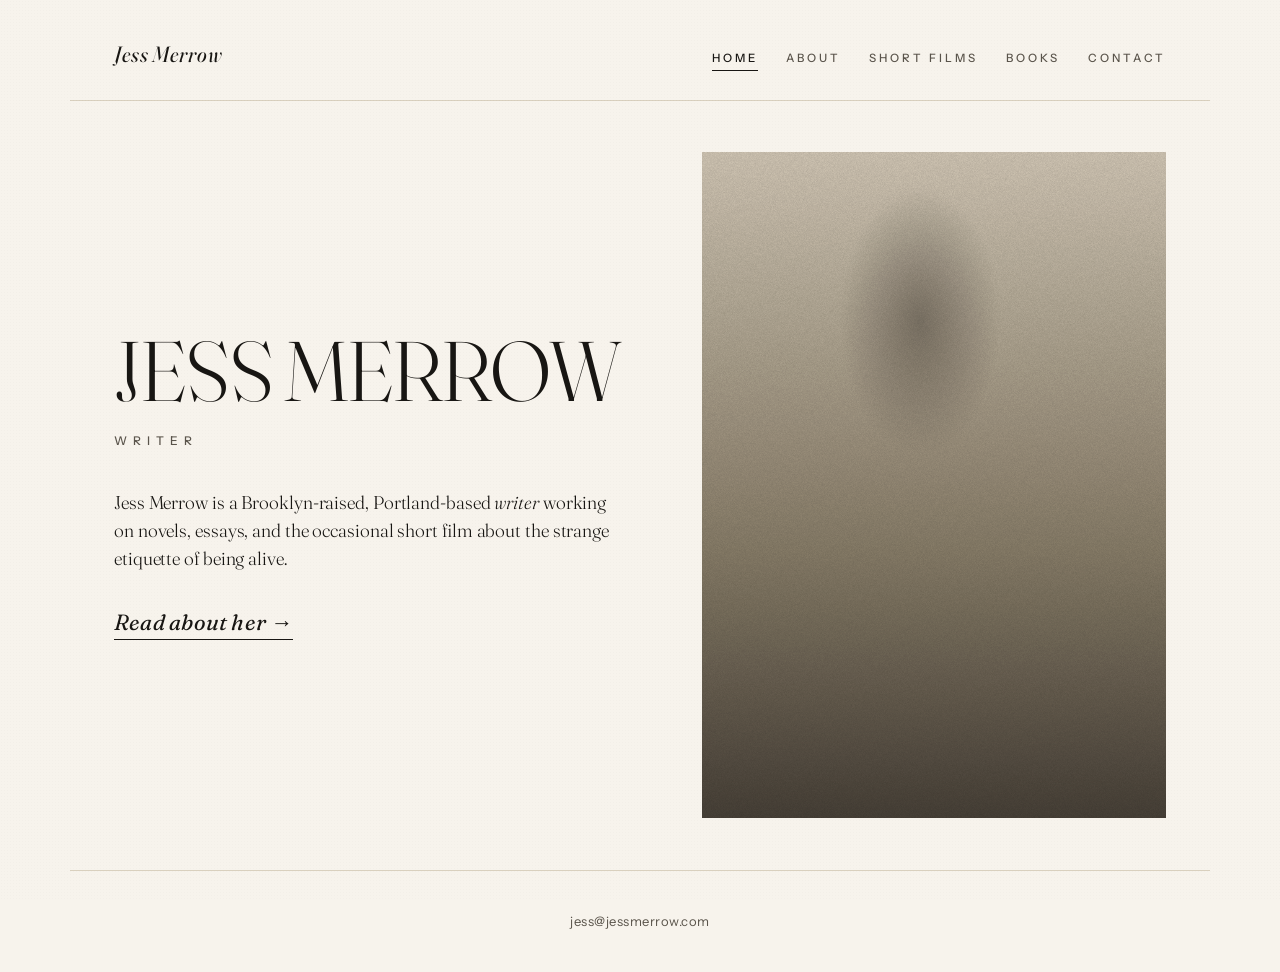
<file: index.html>
<!DOCTYPE html>
<html lang="en">
<head>
  <meta charset="UTF-8">
  <meta name="viewport" content="width=device-width, initial-scale=1.0">

  <!-- EDIT: page title (browser tab) -->
  <title>Jess Merrow — Writer</title>

  <!-- EDIT: short description for search engines -->
  <meta name="description" content="Jess Merrow is a writer based in Portland, Oregon. Novels, essays, and short films.">

  <link rel="preconnect" href="https://fonts.googleapis.com">
  <link rel="preconnect" href="https://fonts.gstatic.com" crossorigin>
  <link href="https://fonts.googleapis.com/css2?family=Fraunces:ital,opsz,wght@0,9..144,300..600;1,9..144,300..600&family=Instrument+Sans:ital,wght@0,400..700;1,400..700&display=swap" rel="stylesheet">

  <link rel="stylesheet" href="styles.css">
</head>
<body>

  <!-- ============ HEADER (same on every page) ============ -->
  <header class="site-header">
    <!-- EDIT: wordmark in top-left -->
    <a class="brand" href="index.html">Jess Merrow</a>
    <nav class="nav">
      <a href="index.html" class="active">Home</a>
      <a href="about.html">About</a>
      <a href="films.html">Short Films</a>
      <a href="books.html">Books</a>
      <a href="contact.html">Contact</a>
    </nav>
  </header>
  <hr class="rule-top">

  <!-- ============ HERO (split layout: text left, photo right on desktop) ============ -->
  <main class="wrap home">

    <div class="home-text">
      <section class="hero">
        <!-- EDIT: her name -->
        <h1>Jess Merrow</h1>
        <!-- EDIT: role -->
        <p class="role">Writer</p>
      </section>

      <!-- EDIT: one-line description -->
      <p class="intro">
        Jess Merrow is a Brooklyn-raised, Portland-based <em>writer</em>
        working on novels, essays, and the occasional short film about
        the strange etiquette of being alive.
      </p>

      <div class="cta">
        <a href="about.html">Read about her →</a>
      </div>
    </div>

    <!-- EDIT: main portrait photo.
         Right now this shows an editorial placeholder (images/hero.svg).
         Drop a real portrait at images/hero.jpg and change the src to that. -->
    <figure class="hero-photo">
      <img src="images/hero.svg" alt="Portrait of Jess Merrow">
    </figure>

  </main>

  <!-- ============ FOOTER (same on every page) ============ -->
  <footer class="site-footer">
    <!-- EDIT: contact email -->
    <a href="mailto:jess@jessmerrow.com">jess@jessmerrow.com</a>
  </footer>

</body>
</html>
</file>
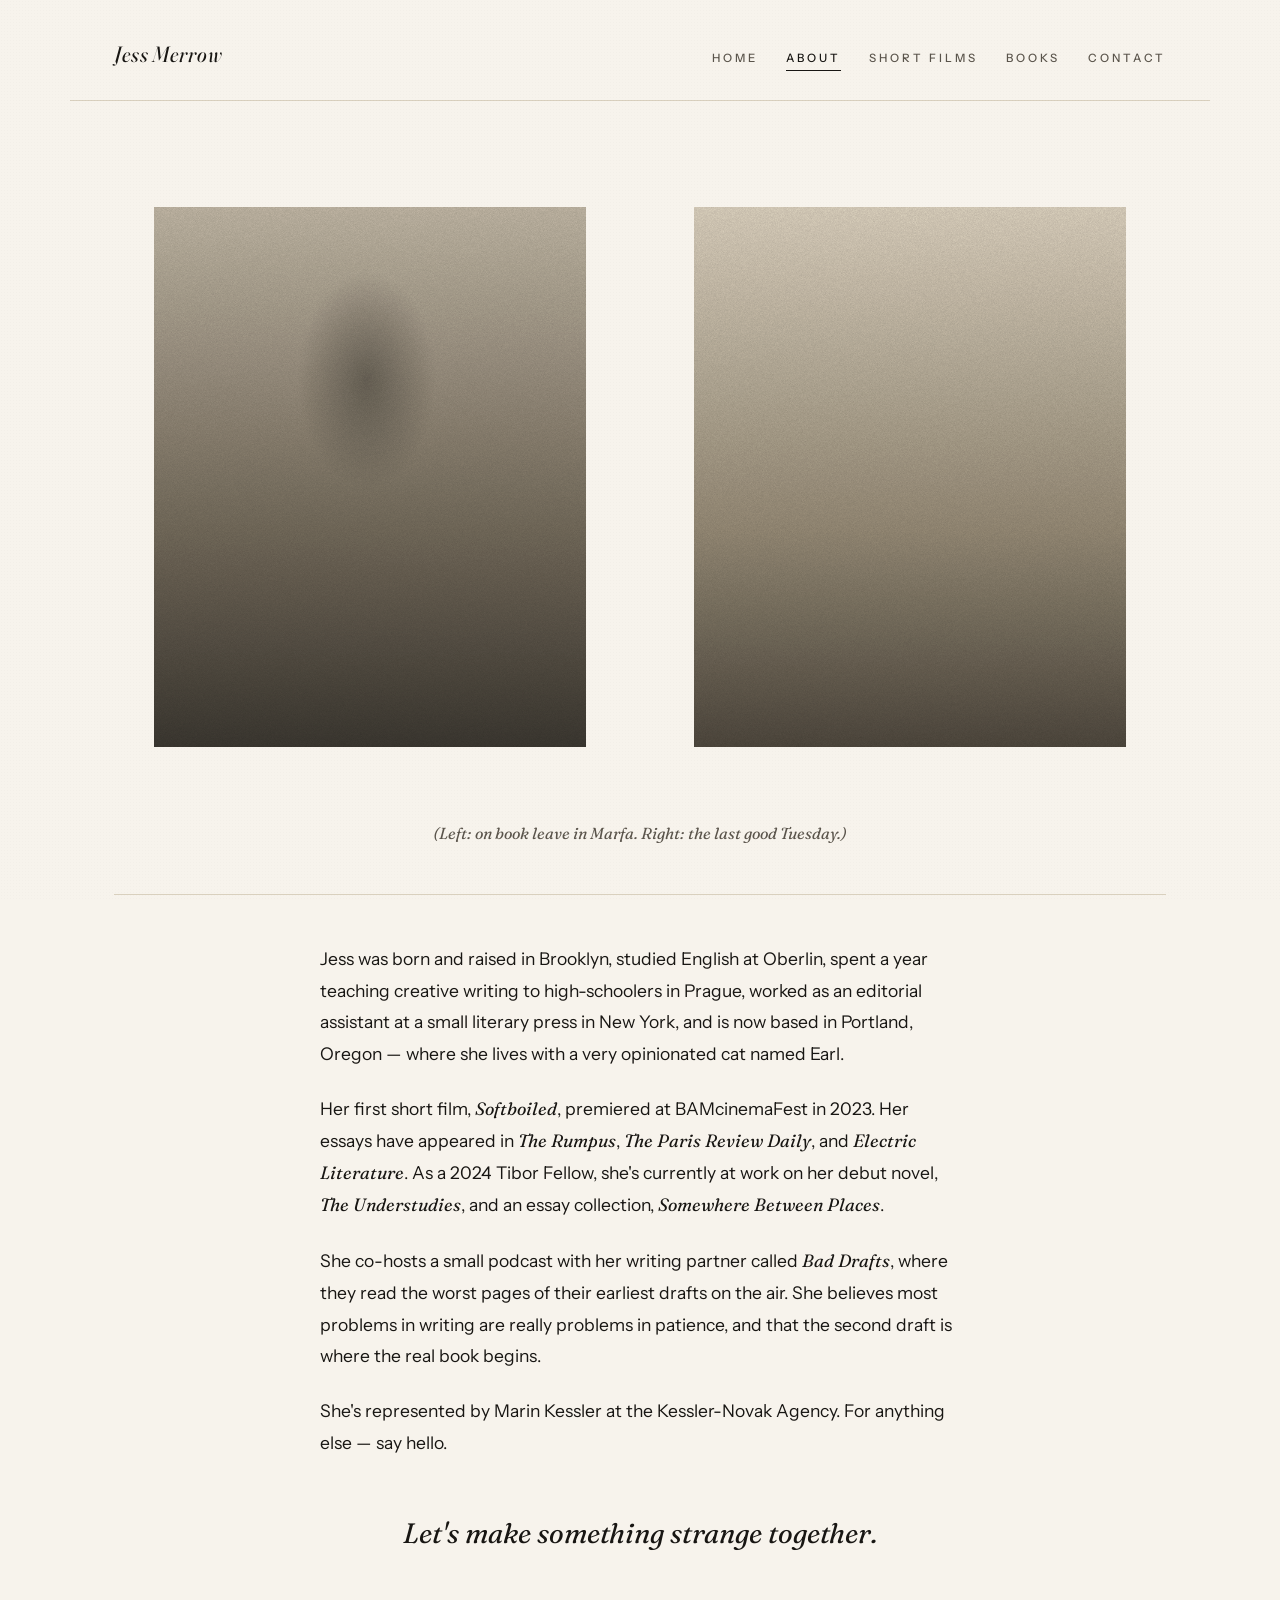
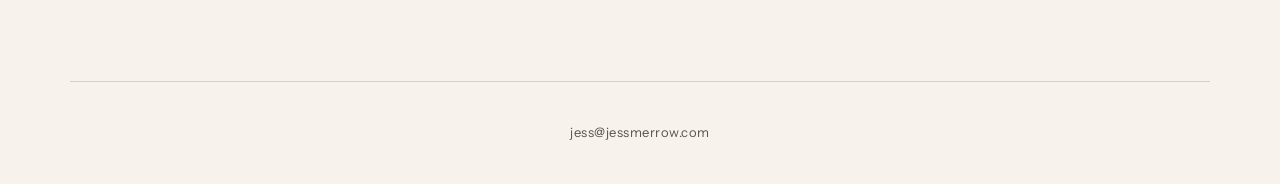
<file: about.html>
<!DOCTYPE html>
<html lang="en">
<head>
  <meta charset="UTF-8">
  <meta name="viewport" content="width=device-width, initial-scale=1.0">
  <title>About — Jess Merrow</title>
  <meta name="description" content="About Jess Merrow — writer.">

  <link rel="preconnect" href="https://fonts.googleapis.com">
  <link rel="preconnect" href="https://fonts.gstatic.com" crossorigin>
  <link href="https://fonts.googleapis.com/css2?family=Fraunces:ital,opsz,wght@0,9..144,300..600;1,9..144,300..600&family=Instrument+Sans:ital,wght@0,400..700;1,400..700&display=swap" rel="stylesheet">

  <link rel="stylesheet" href="styles.css">
</head>
<body>

  <header class="site-header">
    <a class="brand" href="index.html">Jess Merrow</a>
    <nav class="nav">
      <a href="index.html">Home</a>
      <a href="about.html" class="active">About</a>
      <a href="films.html">Short Films</a>
      <a href="books.html">Books</a>
      <a href="contact.html">Contact</a>
    </nav>
  </header>
  <hr class="rule-top">

  <main class="wrap">

    <!-- EDIT: two side-by-side photos.
         Right now these show editorial placeholders (images/about-1.svg, images/about-2.svg).
         Replace with real photos: drop images/about-1.jpg and images/about-2.jpg
         into the /images folder and update the two src attributes. -->
    <div class="about-photos">
      <figure class="about-photo">
        <img src="images/about-1.svg" alt="Jess at her desk">
      </figure>
      <figure class="about-photo">
        <img src="images/about-2.svg" alt="Jess outside">
      </figure>
    </div>

    <!-- EDIT: optional italic caption. Delete the whole <p> if not needed. -->
    <p class="about-caption">(Left: on book leave in Marfa. Right: the last good Tuesday.)</p>

    <hr class="rule">

    <!-- EDIT: bio paragraphs -->
    <div class="about-body">
      <p>
        Jess was born and raised in Brooklyn, studied English at Oberlin,
        spent a year teaching creative writing to high-schoolers in Prague,
        worked as an editorial assistant at a small literary press in New
        York, and is now based in Portland, Oregon — where she lives with
        a very opinionated cat named Earl.
      </p>
      <p>
        Her first short film, <em>Softboiled</em>, premiered at BAMcinemaFest
        in 2023. Her essays have appeared in <em>The Rumpus</em>,
        <em>The Paris Review Daily</em>, and <em>Electric Literature</em>.
        As a 2024 Tibor Fellow, she's currently at work on her debut novel,
        <em>The Understudies</em>, and an essay collection,
        <em>Somewhere Between Places</em>.
      </p>
      <p>
        She co-hosts a small podcast with her writing partner called
        <em>Bad Drafts</em>, where they read the worst pages of their
        earliest drafts on the air. She believes most problems in writing
        are really problems in patience, and that the second draft is
        where the real book begins.
      </p>
      <p>
        She's represented by Marin Kessler at the Kessler-Novak Agency.
        For anything else — say hello.
      </p>
    </div>

    <!-- EDIT: closing italic line -->
    <p class="about-closer">Let's make something strange together.</p>

  </main>

  <footer class="site-footer">
    <a href="mailto:jess@jessmerrow.com">jess@jessmerrow.com</a>
  </footer>

</body>
</html>
</file>
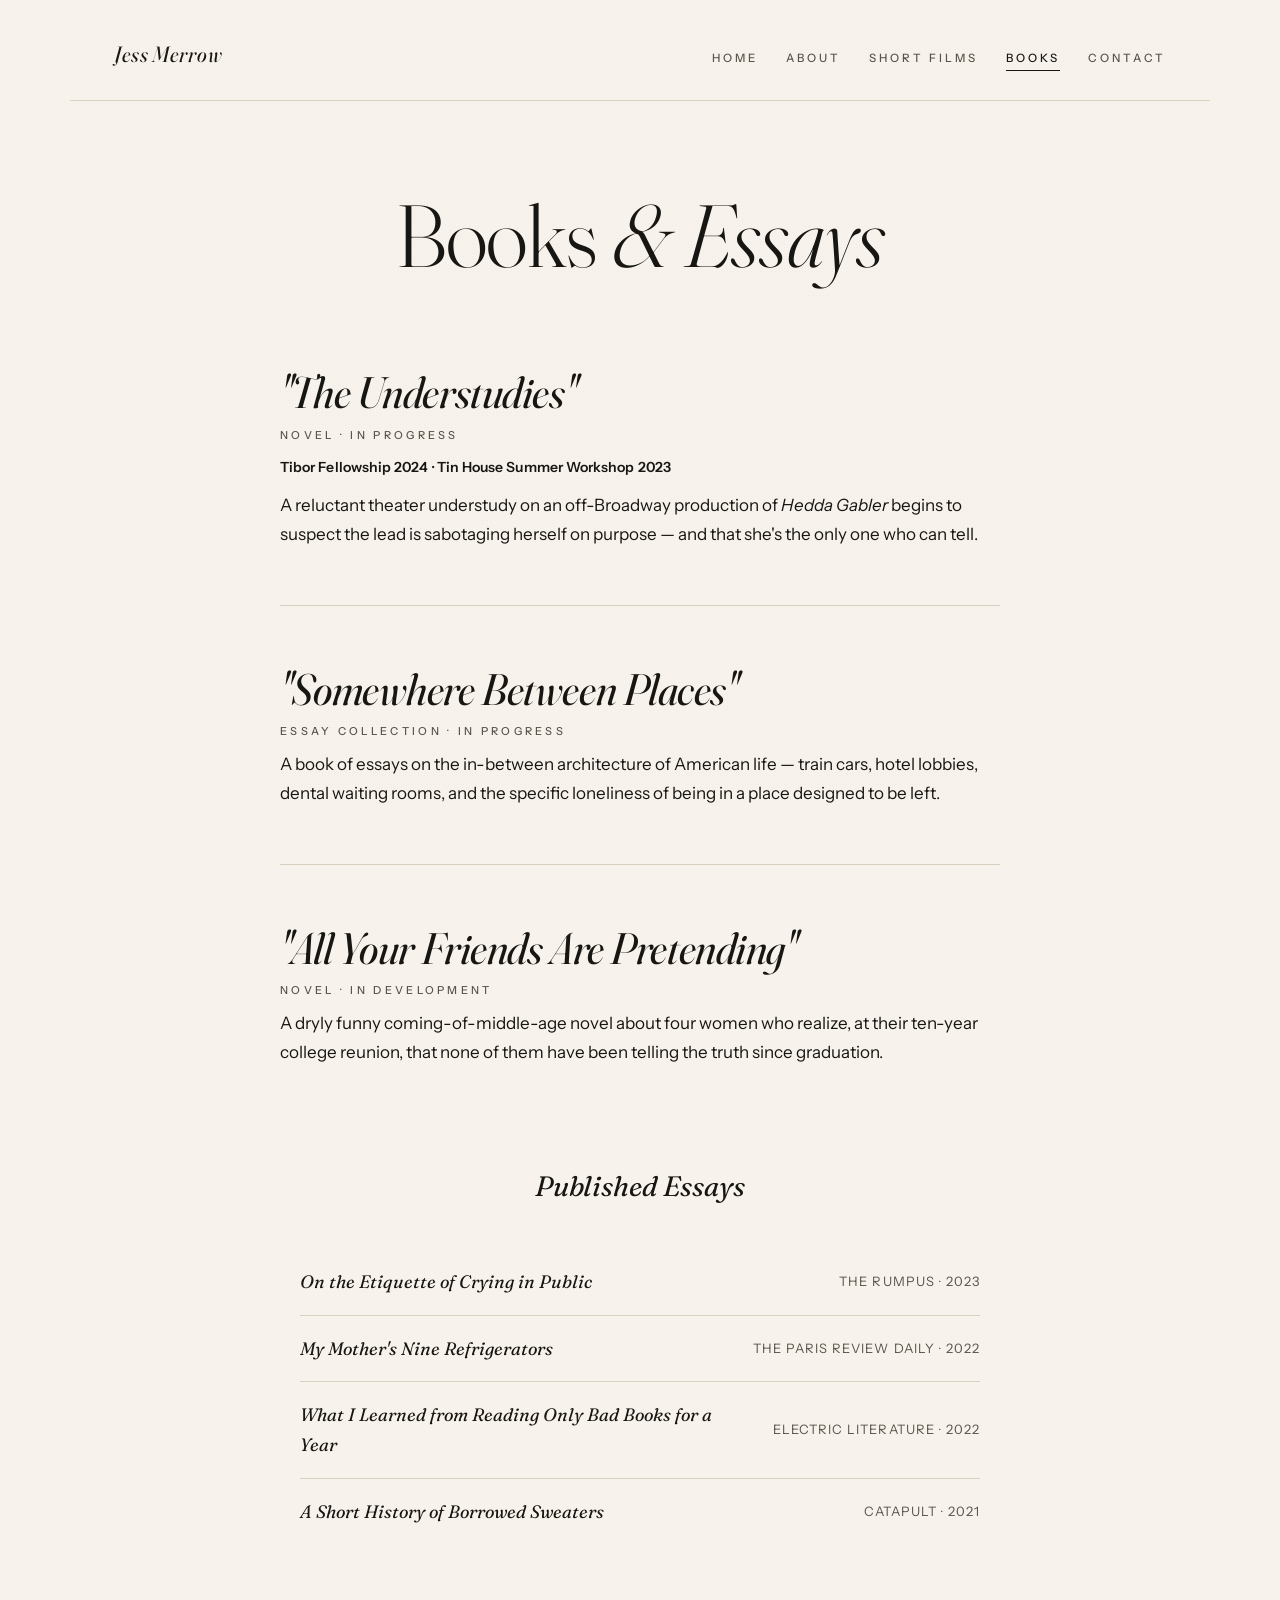
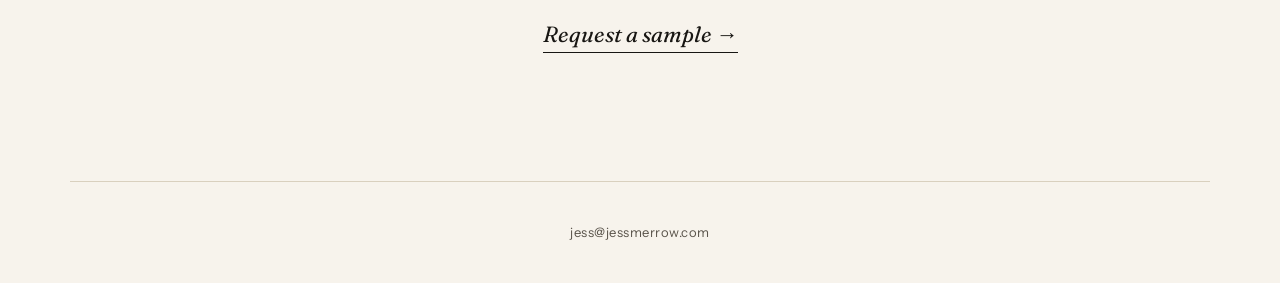
<file: books.html>
<!DOCTYPE html>
<html lang="en">
<head>
  <meta charset="UTF-8">
  <meta name="viewport" content="width=device-width, initial-scale=1.0">
  <title>Books — Jess Merrow</title>
  <meta name="description" content="Books and writing by Jess Merrow.">

  <link rel="preconnect" href="https://fonts.googleapis.com">
  <link rel="preconnect" href="https://fonts.gstatic.com" crossorigin>
  <link href="https://fonts.googleapis.com/css2?family=Fraunces:ital,opsz,wght@0,9..144,300..600;1,9..144,300..600&family=Instrument+Sans:ital,wght@0,400..700;1,400..700&display=swap" rel="stylesheet">

  <link rel="stylesheet" href="styles.css">
</head>
<body>

  <header class="site-header">
    <a class="brand" href="index.html">Jess Merrow</a>
    <nav class="nav">
      <a href="index.html">Home</a>
      <a href="about.html">About</a>
      <a href="films.html">Short Films</a>
      <a href="books.html" class="active">Books</a>
      <a href="contact.html">Contact</a>
    </nav>
  </header>
  <hr class="rule-top">

  <main class="wrap">
    <h1 class="page-title">Books <em>& Essays</em></h1>

    <!--
      To add a book/project: copy one .work block and paste it below.
      Delete the .award line if a project has no awards yet.
    -->

    <section class="works">

      <article class="work">
        <!-- EDIT: title -->
        <h2>"The Understudies"</h2>
        <!-- EDIT: genre / format -->
        <p class="meta">Novel · In progress</p>
        <!-- EDIT: award / recognition (delete line if none) -->
        <p class="award">Tibor Fellowship 2024 · Tin House Summer Workshop 2023</p>
        <!-- EDIT: logline -->
        <p class="logline">
          A reluctant theater understudy on an off-Broadway production of
          <em>Hedda Gabler</em> begins to suspect the lead is sabotaging
          herself on purpose — and that she's the only one who can tell.
        </p>
      </article>

      <hr class="rule">

      <article class="work">
        <h2>"Somewhere Between Places"</h2>
        <p class="meta">Essay Collection · In progress</p>
        <p class="logline">
          A book of essays on the in-between architecture of American life —
          train cars, hotel lobbies, dental waiting rooms, and the specific
          loneliness of being in a place designed to be left.
        </p>
      </article>

      <hr class="rule">

      <article class="work">
        <h2>"All Your Friends Are Pretending"</h2>
        <p class="meta">Novel · In development</p>
        <p class="logline">
          A dryly funny coming-of-middle-age novel about four women who
          realize, at their ten-year college reunion, that none of them
          have been telling the truth since graduation.
        </p>
      </article>

    </section>

    <!-- ============ PUBLISHED ESSAYS ============ -->
    <section class="essays">
      <h3>Published Essays</h3>
      <ul>
        <!-- EDIT: list of published essays. Copy an <li> to add more. -->
        <li>
          <span class="essay-title">On the Etiquette of Crying in Public</span>
          <span class="essay-venue">The Rumpus · 2023</span>
        </li>
        <li>
          <span class="essay-title">My Mother's Nine Refrigerators</span>
          <span class="essay-venue">The Paris Review Daily · 2022</span>
        </li>
        <li>
          <span class="essay-title">What I Learned from Reading Only Bad Books for a Year</span>
          <span class="essay-venue">Electric Literature · 2022</span>
        </li>
        <li>
          <span class="essay-title">A Short History of Borrowed Sweaters</span>
          <span class="essay-venue">Catapult · 2021</span>
        </li>
      </ul>
    </section>

    <div class="read-cta">
      <a href="contact.html">Request a sample →</a>
    </div>
  </main>

  <footer class="site-footer">
    <a href="mailto:jess@jessmerrow.com">jess@jessmerrow.com</a>
  </footer>

</body>
</html>
</file>
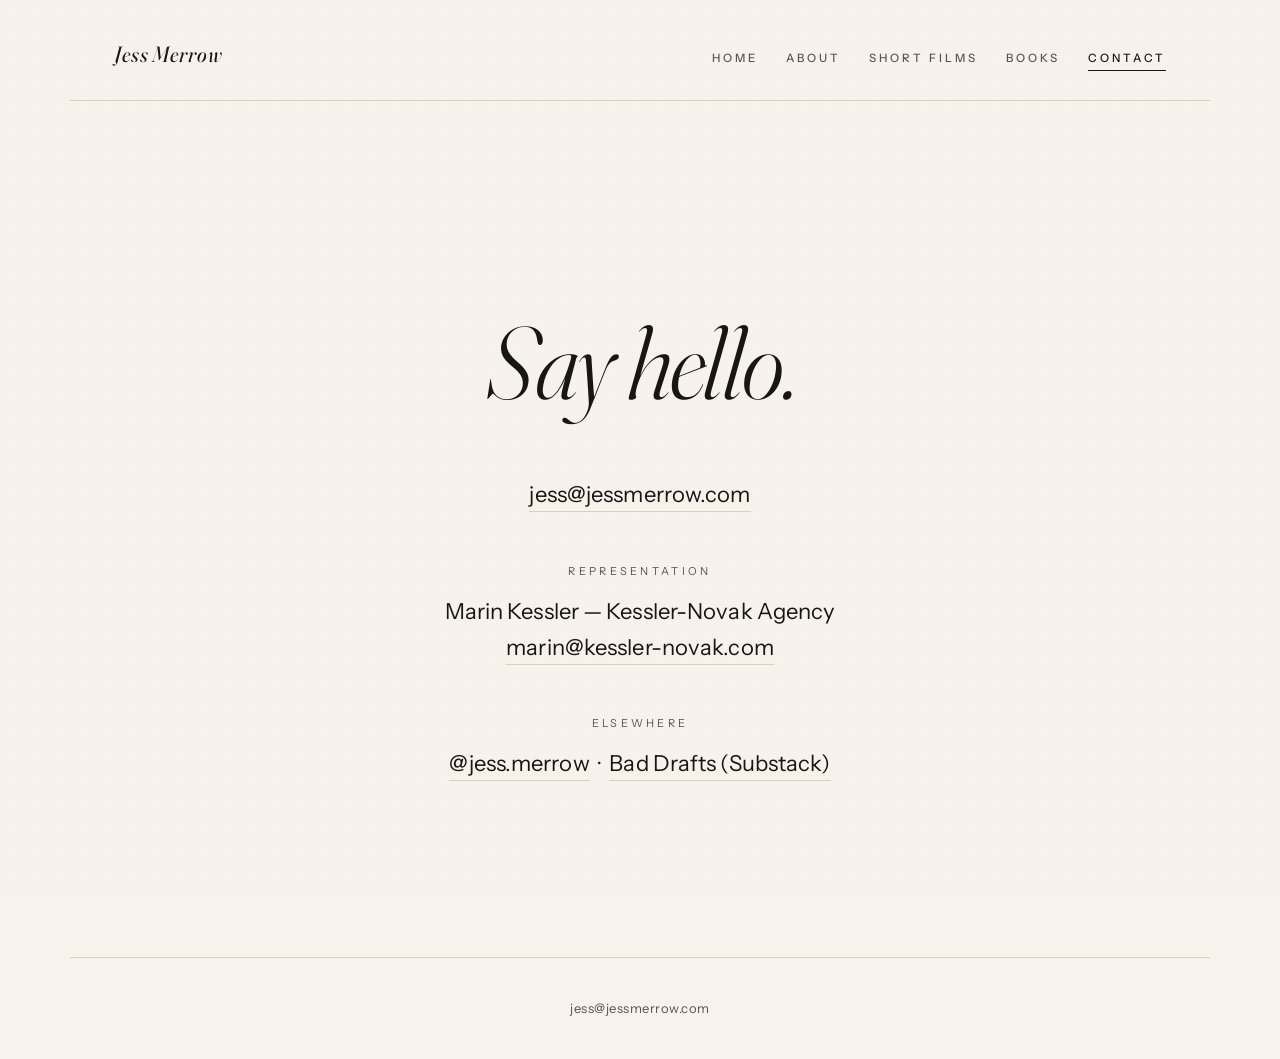
<file: contact.html>
<!DOCTYPE html>
<html lang="en">
<head>
  <meta charset="UTF-8">
  <meta name="viewport" content="width=device-width, initial-scale=1.0">
  <title>Contact — Jess Merrow</title>
  <meta name="description" content="Get in touch with Jess Merrow.">

  <link rel="preconnect" href="https://fonts.googleapis.com">
  <link rel="preconnect" href="https://fonts.gstatic.com" crossorigin>
  <link href="https://fonts.googleapis.com/css2?family=Fraunces:ital,opsz,wght@0,9..144,300..600;1,9..144,300..600&family=Instrument+Sans:ital,wght@0,400..700;1,400..700&display=swap" rel="stylesheet">

  <link rel="stylesheet" href="styles.css">
</head>
<body>

  <header class="site-header">
    <a class="brand" href="index.html">Jess Merrow</a>
    <nav class="nav">
      <a href="index.html">Home</a>
      <a href="about.html">About</a>
      <a href="films.html">Short Films</a>
      <a href="books.html">Books</a>
      <a href="contact.html" class="active">Contact</a>
    </nav>
  </header>
  <hr class="rule-top">

  <main class="wrap">
    <section class="contact">
      <!-- EDIT: big italic headline -->
      <h1>Say hello.</h1>

      <!-- EDIT: email -->
      <p class="line"><a href="mailto:jess@jessmerrow.com">jess@jessmerrow.com</a></p>

      <!-- EDIT: representation (delete section if she's unrepped) -->
      <p class="label">Representation</p>
      <p class="line">Marin Kessler — Kessler-Novak Agency<br>
        <a href="mailto:marin@kessler-novak.com">marin@kessler-novak.com</a>
      </p>

      <!-- EDIT: socials (optional) -->
      <p class="label">Elsewhere</p>
      <p class="line">
        <a href="https://instagram.com/jess.merrow">@jess.merrow</a> &nbsp;·&nbsp;
        <a href="https://substack.com">Bad Drafts (Substack)</a>
      </p>
    </section>
  </main>

  <footer class="site-footer">
    <a href="mailto:jess@jessmerrow.com">jess@jessmerrow.com</a>
  </footer>

</body>
</html>
</file>
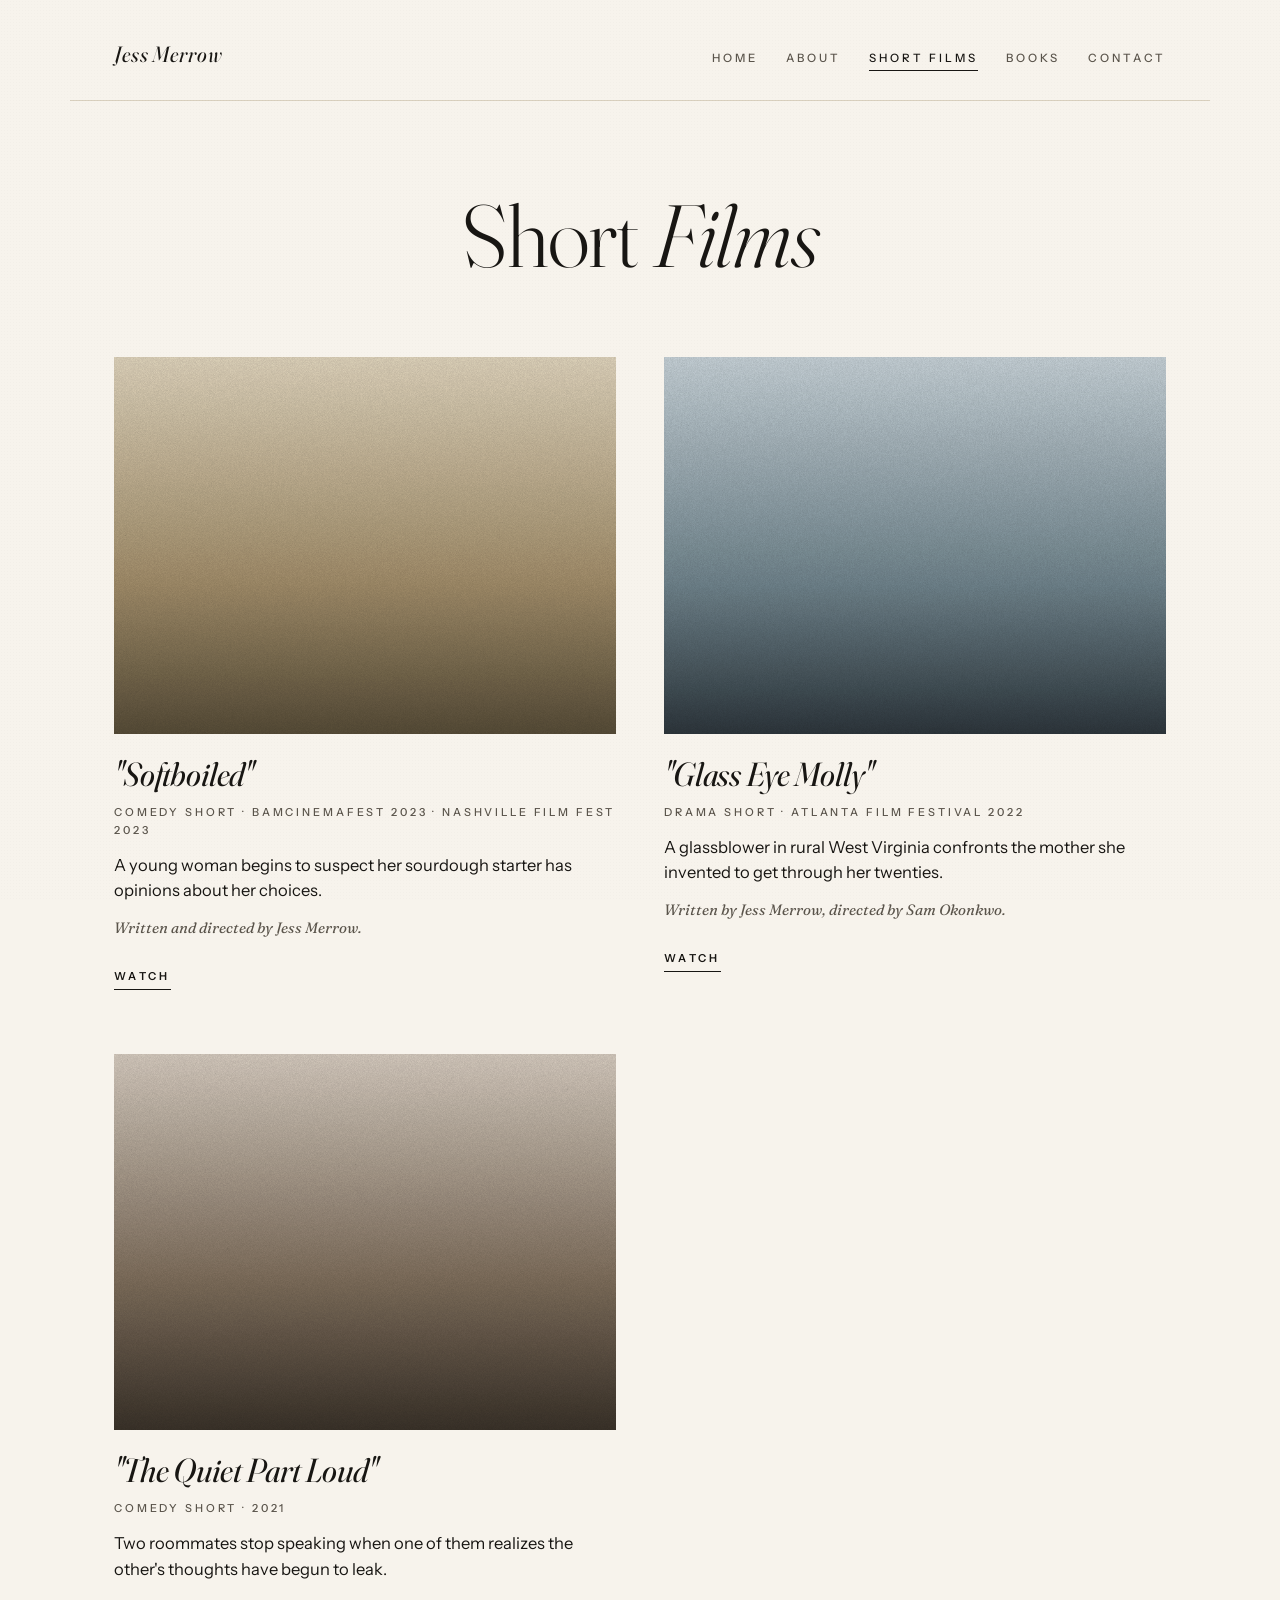
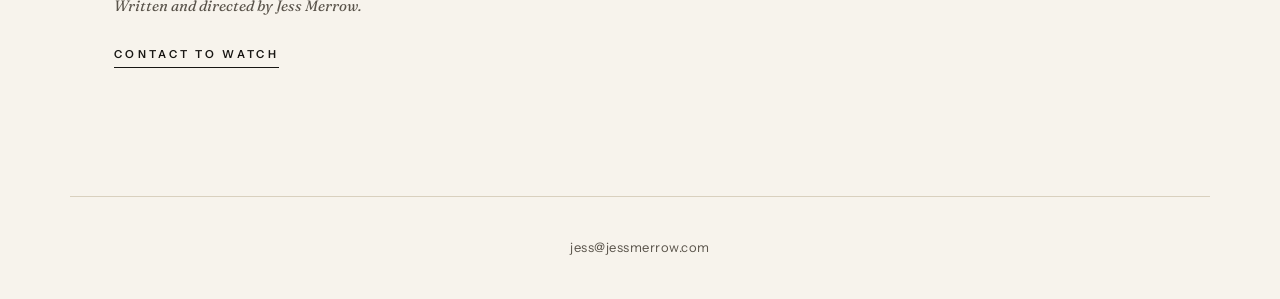
<file: films.html>
<!DOCTYPE html>
<html lang="en">
<head>
  <meta charset="UTF-8">
  <meta name="viewport" content="width=device-width, initial-scale=1.0">
  <title>Short Films — Jess Merrow</title>
  <meta name="description" content="Short films by Jess Merrow.">

  <link rel="preconnect" href="https://fonts.googleapis.com">
  <link rel="preconnect" href="https://fonts.gstatic.com" crossorigin>
  <link href="https://fonts.googleapis.com/css2?family=Fraunces:ital,opsz,wght@0,9..144,300..600;1,9..144,300..600&family=Instrument+Sans:ital,wght@0,400..700;1,400..700&display=swap" rel="stylesheet">

  <link rel="stylesheet" href="styles.css">
</head>
<body>

  <header class="site-header">
    <a class="brand" href="index.html">Jess Merrow</a>
    <nav class="nav">
      <a href="index.html">Home</a>
      <a href="about.html">About</a>
      <a href="films.html" class="active">Short Films</a>
      <a href="books.html">Books</a>
      <a href="contact.html">Contact</a>
    </nav>
  </header>
  <hr class="rule-top">

  <main class="wrap">
    <h1 class="page-title">Short <em>Films</em></h1>

    <!--
      =================================================================
      HOW TO ADD OR EDIT A FILM
      =================================================================
      Each <article class="film"> below is ONE film. Copy a whole block
      and paste it to add more.

      The .film-media block has 3 possible contents — pick ONE per film
      and delete the other two:

        OPTION A — Poster image that links out  (default below)
        OPTION B — Vimeo embed (plays inline on your site)
        OPTION C — YouTube embed (plays inline on your site)

      Getting embed URLs:
        Vimeo:   Share → Embed → copy the src from the iframe
                 (https://player.vimeo.com/video/XXXXXXXXX)
        YouTube: Share → Embed → copy the src from the iframe
                 (https://www.youtube.com/embed/XXXXXXXXXXX)
      =================================================================
    -->

    <div class="film-grid">

      <!-- ============ FILM 1 — POSTER + EXTERNAL LINK ============ -->
      <article class="film">
        <div class="film-media">
          <!-- EDIT: poster image. Right now: editorial placeholder at images/film-softboiled.svg -->
          <img src="images/film-softboiled.svg"
               alt="Poster for Softboiled">
        </div>
        <!-- EDIT: title -->
        <h2>"Softboiled"</h2>
        <!-- EDIT: genre · festivals · year -->
        <p class="meta">Comedy Short · BAMcinemaFest 2023 · Nashville Film Fest 2023</p>
        <!-- EDIT: logline -->
        <p class="logline">
          A young woman begins to suspect her sourdough starter has
          opinions about her choices.
        </p>
        <!-- EDIT: credits -->
        <p class="credit">Written and directed by Jess Merrow.</p>
        <!-- EDIT: where "Watch" goes. For password-protected films, point to contact.html -->
        <a class="watch" href="https://vimeo.com">Watch</a>
      </article>

      <!-- ============ FILM 2 — VIMEO EMBED example (see commented alt below) ============ -->
      <article class="film">
        <div class="film-media">
          <!-- DEMO: showing a poster placeholder so the page previews without a real video ID.
               TO EMBED A REAL VIMEO VIDEO: delete the <img> below and uncomment the <iframe>.
               Replace the numeric ID with your Vimeo video ID (from Share → Embed). -->
          <img src="images/film-glasseye.svg"
               alt="Poster for Glass Eye Molly">
          <!--
          <iframe src="https://player.vimeo.com/video/YOUR_VIDEO_ID?title=0&byline=0&portrait=0"
                  title="Glass Eye Molly"
                  allow="autoplay; fullscreen; picture-in-picture"
                  allowfullscreen></iframe>
          -->
        </div>
        <h2>"Glass Eye Molly"</h2>
        <p class="meta">Drama Short · Atlanta Film Festival 2022</p>
        <p class="logline">
          A glassblower in rural West Virginia confronts the mother
          she invented to get through her twenties.
        </p>
        <p class="credit">Written by Jess Merrow, directed by Sam Okonkwo.</p>
        <a class="watch" href="https://vimeo.com">Watch</a>
      </article>

      <!-- ============ FILM 3 — POSTER + "CONTACT TO WATCH" ============ -->
      <article class="film">
        <div class="film-media">
          <img src="images/film-quiet.svg"
               alt="Poster for The Quiet Part Loud">
        </div>
        <h2>"The Quiet Part Loud"</h2>
        <p class="meta">Comedy Short · 2021</p>
        <p class="logline">
          Two roommates stop speaking when one of them realizes the
          other's thoughts have begun to leak.
        </p>
        <p class="credit">Written and directed by Jess Merrow.</p>
        <a class="watch" href="contact.html">Contact to Watch</a>
      </article>

      <!-- ============ ADD MORE FILMS BELOW BY COPYING A BLOCK ABOVE ============ -->

    </div>
  </main>

  <footer class="site-footer">
    <a href="mailto:jess@jessmerrow.com">jess@jessmerrow.com</a>
  </footer>

</body>
</html>
</file>
<file: styles.css>
/* =========================================================
   JESS MERROW — Editorial Writer Portfolio
   ---------------------------------------------------------
   Design system in one file. Edit the :root block below
   to re-skin the entire site.
   ========================================================= */

:root {
  /* ---------- Palette: ink on warm paper ---------- */
  --paper:      #F7F3EC;   /* page background */
  --paper-soft: #EFE9DE;   /* cards, photo frames */
  --ink:        #181613;   /* primary text */
  --ink-soft:   #5A544B;   /* secondary text */
  --rule:       #D9D0BE;   /* hairlines */

  /* ---------- Typography ---------- */
  --display: "Fraunces", "Playfair Display", Georgia, serif;
  --sans:    "Instrument Sans", ui-sans-serif, system-ui, sans-serif;

  /* ---------- Layout ---------- */
  --maxw:   1140px;
  --gutter: clamp(20px, 4vw, 44px);
}

/* =====================================================
   Base
   ===================================================== */
* { box-sizing: border-box; }

html {
  scroll-behavior: smooth;
  -webkit-text-size-adjust: 100%;
}

body {
  margin: 0;
  background: var(--paper);
  color: var(--ink);
  font-family: var(--sans);
  font-size: 16.5px;
  line-height: 1.65;
  font-feature-settings: "kern", "liga", "ss01";
  -webkit-font-smoothing: antialiased;
  -moz-osx-font-smoothing: grayscale;
  font-optical-sizing: auto;
}

/* Subtle paper grain — faint, adds warmth */
body::before {
  content: "";
  position: fixed;
  inset: 0;
  pointer-events: none;
  z-index: 0;
  background-image:
    radial-gradient(rgba(24,22,19,.025) 1px, transparent 1px);
  background-size: 3px 3px;
  opacity: .6;
  mix-blend-mode: multiply;
}

main, header, footer { position: relative; z-index: 1; }

img { max-width: 100%; display: block; }

a {
  color: inherit;
  text-decoration: none;
  transition: opacity .25s ease, color .25s ease;
}

::selection { background: var(--ink); color: var(--paper); }

/* =====================================================
   Header / Navigation
   ===================================================== */
.site-header {
  max-width: var(--maxw);
  margin: 0 auto;
  padding: 36px var(--gutter) 28px;
  display: flex;
  justify-content: space-between;
  align-items: baseline;
  gap: 32px;
  flex-wrap: wrap;
}

.brand {
  font-family: var(--display);
  font-weight: 400;
  font-size: 22px;
  letter-spacing: .04em;
  font-variation-settings: "opsz" 144;
  font-style: italic;
}

.nav {
  display: flex;
  gap: 28px;
  flex-wrap: wrap;
}

.nav a {
  font-size: 11.5px;
  letter-spacing: .26em;
  text-transform: uppercase;
  font-weight: 500;
  color: var(--ink-soft);
  padding-bottom: 2px;
  border-bottom: 1px solid transparent;
  transition: color .2s ease, border-color .2s ease;
}
.nav a:hover { color: var(--ink); }
.nav a.active { color: var(--ink); border-bottom-color: var(--ink); }

.rule-top {
  max-width: var(--maxw);
  margin: 0 auto;
  border: 0;
  border-top: 1px solid var(--rule);
  height: 0;
}

/* =====================================================
   Shared layout
   ===================================================== */
.wrap {
  max-width: var(--maxw);
  margin: 0 auto;
  padding: clamp(48px, 7vw, 96px) var(--gutter) clamp(72px, 10vw, 140px);
}

.eyebrow {
  font-size: 11px;
  letter-spacing: .32em;
  text-transform: uppercase;
  color: var(--ink-soft);
  font-weight: 500;
}

.page-title {
  font-family: var(--display);
  font-weight: 300;
  font-variation-settings: "opsz" 144;
  font-size: clamp(44px, 7vw, 88px);
  line-height: 1.02;
  letter-spacing: -.01em;
  margin: 0 0 clamp(48px, 6vw, 80px);
  text-align: center;
}
.page-title em {
  font-style: italic;
  font-weight: 300;
}

hr.rule {
  border: 0;
  border-top: 1px solid var(--rule);
  margin: 48px 0;
}

/* =====================================================
   HOME
   ===================================================== */
.hero {
  text-align: center;
  padding: clamp(48px, 8vw, 120px) 0 clamp(40px, 5vw, 64px);
}

/* ---------- One-viewport split layout on wide screens ---------- */
.wrap.home {
  padding-top: clamp(28px, 4vw, 52px);
  padding-bottom: clamp(28px, 4vw, 52px);
  min-height: calc(100vh - 210px);
  display: flex;
  flex-direction: column;
  justify-content: center;
}

@media (min-width: 900px) {
  .wrap.home {
    display: grid;
    grid-template-columns: 1.1fr 1fr;
    gap: clamp(40px, 6vw, 96px);
    align-items: center;
  }

  .home .hero {
    text-align: left;
    padding: 0;
  }

  .home .hero h1 {
    font-size: clamp(56px, 6.6vw, 112px);
    line-height: .95;
  }

  .home .hero .role {
    margin-top: 20px;
  }

  .home .hero-photo {
    margin: 0;
    height: min(74vh, 680px);
    aspect-ratio: 3 / 4;
    max-width: 100%;
    justify-self: center;
  }

  .home .intro {
    text-align: left;
    margin: clamp(28px, 3vw, 44px) 0 0;
    max-width: 48ch;
    font-size: clamp(18px, 1.45vw, 22px);
    line-height: 1.5;
  }

  .home .cta {
    text-align: left;
    margin-top: clamp(24px, 2.4vw, 36px);
  }
}

.hero h1 {
  font-family: var(--display);
  font-weight: 300;
  font-variation-settings: "opsz" 144;
  font-size: clamp(64px, 13vw, 180px);
  line-height: .92;
  letter-spacing: -.025em;
  margin: 0;
  text-transform: uppercase;
}

.hero .role {
  margin: 28px 0 0;
  font-size: 12px;
  letter-spacing: .5em;
  text-transform: uppercase;
  color: var(--ink-soft);
  font-weight: 500;
}

.hero-photo {
  margin: clamp(48px, 7vw, 88px) auto clamp(48px, 6vw, 72px);
  max-width: 680px;
  aspect-ratio: 3 / 4;
  background: var(--paper-soft);
  overflow: hidden;
  position: relative;
}
.hero-photo img {
  width: 100%;
  height: 100%;
  object-fit: cover;
  filter: grayscale(15%) contrast(1.02);
}

.intro {
  max-width: 640px;
  margin: 0 auto;
  text-align: center;
  font-family: var(--display);
  font-weight: 300;
  font-variation-settings: "opsz" 72;
  font-size: clamp(20px, 2.3vw, 26px);
  line-height: 1.45;
  letter-spacing: -.005em;
}
.intro em { font-style: italic; }

.cta {
  text-align: center;
  margin-top: clamp(40px, 5vw, 56px);
}
.cta a {
  font-family: var(--display);
  font-style: italic;
  font-size: 22px;
  letter-spacing: .01em;
  position: relative;
  padding-bottom: 4px;
}
.cta a::after {
  content: "";
  position: absolute;
  left: 0; right: 0; bottom: 0;
  border-bottom: 1px solid currentColor;
  transform-origin: left;
  transition: transform .4s ease;
}
.cta a:hover::after { transform: scaleX(1.04); }

/* =====================================================
   ABOUT
   ===================================================== */
.about-photos {
  display: grid;
  grid-template-columns: 1fr 1fr;
  gap: clamp(16px, 3vw, 28px);
  margin-bottom: clamp(32px, 5vw, 56px);
}
.about-photo {
  aspect-ratio: 4 / 5;
  background: var(--paper-soft);
  overflow: hidden;
}
.about-photo img {
  width: 100%;
  height: 100%;
  object-fit: cover;
  filter: grayscale(15%) contrast(1.02);
}
.about-photo.tall { grid-row: span 1; }

.about-caption {
  text-align: center;
  font-family: var(--display);
  font-style: italic;
  color: var(--ink-soft);
  font-size: 16px;
  margin: 8px 0 48px;
}

.about-body {
  max-width: 640px;
  margin: 0 auto;
  font-size: 17.5px;
  line-height: 1.8;
}
.about-body p { margin: 0 0 1.35em; }
.about-body p:last-child { margin-bottom: 0; }
.about-body em { font-family: var(--display); font-style: italic; font-size: 1.02em; }
.about-body a { border-bottom: 1px solid var(--rule); padding-bottom: 1px; }
.about-body a:hover { border-bottom-color: var(--ink); }

.about-closer {
  text-align: center;
  font-family: var(--display);
  font-style: italic;
  font-size: clamp(22px, 2.4vw, 28px);
  line-height: 1.4;
  margin: 56px auto 0;
  max-width: 520px;
}

/* =====================================================
   SHORT FILMS
   ===================================================== */
.film-grid {
  display: grid;
  grid-template-columns: repeat(2, 1fr);
  gap: clamp(40px, 5vw, 64px) clamp(28px, 4vw, 48px);
}

.film {
  display: flex;
  flex-direction: column;
}

.film-media {
  position: relative;
  aspect-ratio: 4 / 3;
  background: var(--paper-soft);
  overflow: hidden;
  margin-bottom: 22px;
}
.film-media img,
.film-media iframe {
  position: absolute;
  inset: 0;
  width: 100%;
  height: 100%;
  border: 0;
  object-fit: cover;
  filter: grayscale(15%) contrast(1.02);
  transition: transform .8s cubic-bezier(.2, .6, .2, 1);
}
.film:hover .film-media img { transform: scale(1.02); }

.film h2 {
  font-family: var(--display);
  font-weight: 400;
  font-style: italic;
  font-variation-settings: "opsz" 96;
  font-size: clamp(26px, 2.6vw, 34px);
  line-height: 1.1;
  margin: 0 0 10px;
  letter-spacing: -.005em;
}

.film .meta {
  font-size: 11px;
  letter-spacing: .26em;
  text-transform: uppercase;
  color: var(--ink-soft);
  font-weight: 500;
  margin: 0 0 14px;
}

.film .logline {
  font-size: 16.5px;
  line-height: 1.55;
  margin: 0 0 12px;
}

.film .credit {
  font-family: var(--display);
  font-style: italic;
  color: var(--ink-soft);
  font-size: 15px;
  margin: 0 0 16px;
}

.film .watch {
  font-size: 11px;
  letter-spacing: .3em;
  text-transform: uppercase;
  font-weight: 600;
  align-self: flex-start;
  padding: 10px 0 4px;
  border-bottom: 1px solid var(--ink);
}
.film .watch:hover { opacity: .6; }

/* =====================================================
   BOOKS / SCREENPLAYS
   ===================================================== */
.works {
  max-width: 720px;
  margin: 0 auto;
}

.work {
  padding: 12px 0 8px;
}

.work h2 {
  font-family: var(--display);
  font-weight: 400;
  font-style: italic;
  font-variation-settings: "opsz" 144;
  font-size: clamp(30px, 4vw, 44px);
  line-height: 1.05;
  margin: 0 0 10px;
  letter-spacing: -.01em;
}

.work .meta {
  font-size: 11px;
  letter-spacing: .3em;
  text-transform: uppercase;
  color: var(--ink-soft);
  font-weight: 500;
  margin: 0 0 6px;
}

.work .award {
  font-family: var(--sans);
  font-size: 14px;
  font-weight: 600;
  margin: 12px 0;
  letter-spacing: .005em;
}

.work .logline {
  font-size: 17px;
  line-height: 1.7;
  margin: 10px 0 0;
}

/* Published essays list */
.essays {
  margin-top: clamp(56px, 7vw, 88px);
}
.essays h3 {
  font-family: var(--display);
  font-weight: 400;
  font-style: italic;
  font-size: 28px;
  text-align: center;
  margin: 0 0 40px;
}
.essays ul {
  list-style: none;
  margin: 0;
  padding: 0;
  max-width: 680px;
  margin: 0 auto;
}
.essays li {
  display: flex;
  justify-content: space-between;
  gap: 24px;
  padding: 18px 0;
  border-bottom: 1px solid var(--rule);
  font-size: 16px;
}
.essays li:last-child { border-bottom: none; }
.essays .essay-title {
  font-family: var(--display);
  font-style: italic;
  font-size: 18px;
  flex: 1;
}
.essays .essay-venue {
  color: var(--ink-soft);
  font-size: 13px;
  letter-spacing: .08em;
  text-transform: uppercase;
  white-space: nowrap;
  align-self: center;
}

.read-cta {
  text-align: center;
  margin-top: clamp(48px, 6vw, 72px);
}
.read-cta a {
  font-family: var(--display);
  font-style: italic;
  font-size: 22px;
  padding-bottom: 4px;
  border-bottom: 1px solid currentColor;
}
.read-cta a:hover { opacity: .65; }

/* =====================================================
   CONTACT
   ===================================================== */
.contact {
  text-align: center;
  padding: clamp(48px, 10vw, 120px) 0 32px;
}
.contact h1 {
  font-family: var(--display);
  font-weight: 300;
  font-style: italic;
  font-variation-settings: "opsz" 144;
  font-size: clamp(48px, 8vw, 104px);
  line-height: 1;
  letter-spacing: -.02em;
  margin: 0 0 clamp(40px, 5vw, 64px);
}

.contact .line {
  font-size: clamp(18px, 2vw, 22px);
  margin: 14px 0;
  letter-spacing: .005em;
}
.contact .line a {
  padding-bottom: 3px;
  border-bottom: 1px solid var(--rule);
}
.contact .line a:hover { border-bottom-color: var(--ink); }

.contact .label {
  font-size: 11px;
  letter-spacing: .3em;
  text-transform: uppercase;
  color: var(--ink-soft);
  margin-top: 48px;
  margin-bottom: 4px;
}

/* =====================================================
   Footer
   ===================================================== */
.site-footer {
  max-width: var(--maxw);
  margin: 0 auto;
  padding: 40px var(--gutter);
  text-align: center;
  border-top: 1px solid var(--rule);
  font-size: 13px;
  letter-spacing: .04em;
  color: var(--ink-soft);
}
.site-footer a {
  padding-bottom: 2px;
  border-bottom: 1px solid transparent;
}
.site-footer a:hover { border-bottom-color: var(--ink-soft); }

/* =====================================================
   Responsive
   ===================================================== */
@media (max-width: 760px) {
  .site-header {
    flex-direction: column;
    align-items: center;
    text-align: center;
    padding: 28px var(--gutter) 20px;
    gap: 16px;
  }
  .nav { gap: 18px; justify-content: center; }
  .film-grid { grid-template-columns: 1fr; }
  .about-photos { grid-template-columns: 1fr; }
  .essays li { flex-direction: column; gap: 6px; }
  .essays .essay-venue { align-self: flex-start; }
}

/* Subtle page-load reveal */
@keyframes rise {
  from { opacity: 0; transform: translateY(10px); }
  to   { opacity: 1; transform: translateY(0); }
}
.hero h1,
.hero .role,
.hero-photo,
.intro,
.cta,
.page-title,
.work,
.film,
.about-photos,
.about-body,
.contact h1,
.contact .line {
  animation: rise .9s cubic-bezier(.2, .6, .2, 1) both;
}
.hero .role   { animation-delay: .1s; }
.hero-photo   { animation-delay: .2s; }
.intro        { animation-delay: .35s; }
.cta          { animation-delay: .5s; }
.work:nth-child(2)  { animation-delay: .1s; }
.work:nth-child(3)  { animation-delay: .2s; }
.work:nth-child(4)  { animation-delay: .3s; }
</file>
